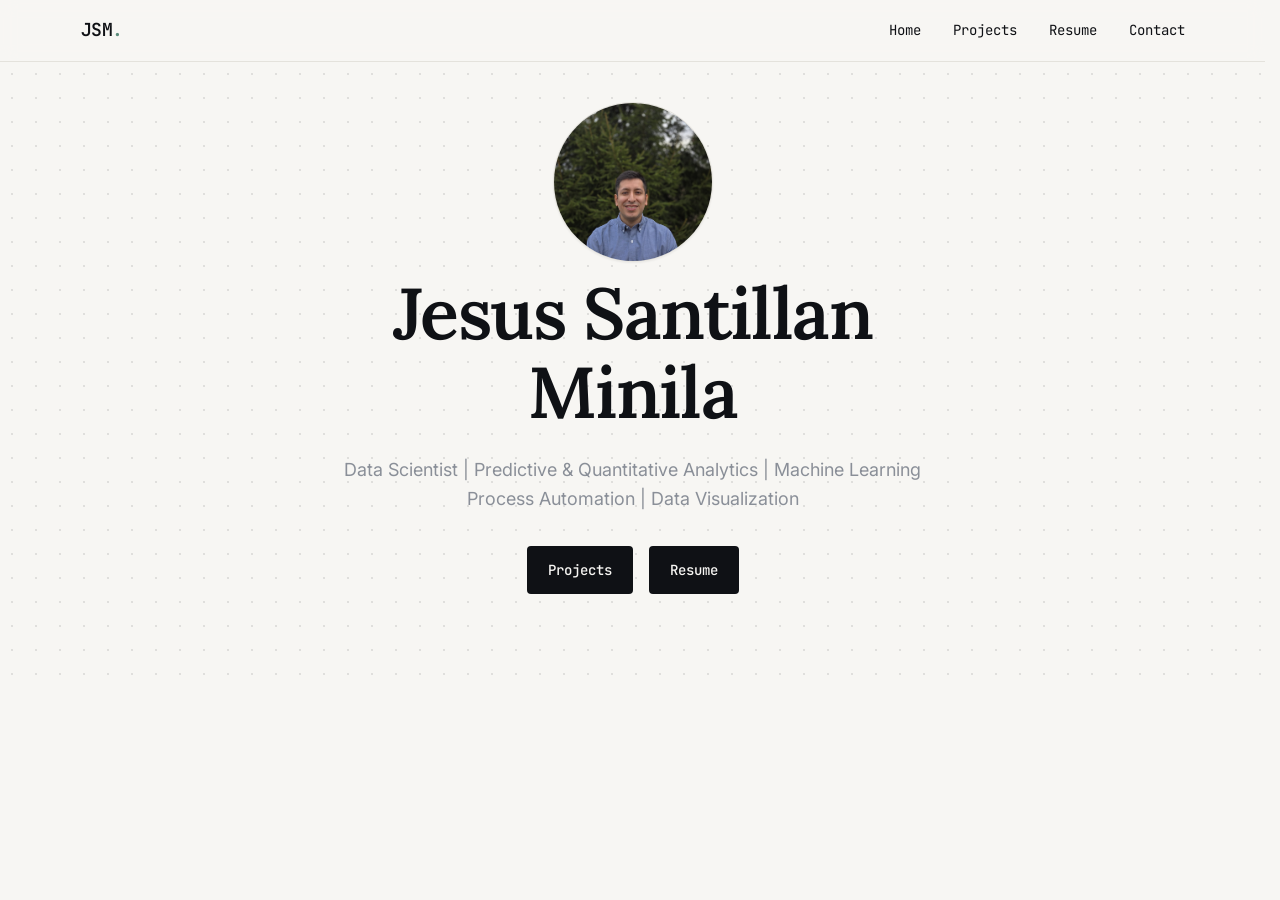
<file: index.html>
<!DOCTYPE html>
<html lang="en">
<head>
  <meta charset="UTF-8">
  <meta name="viewport" content="width=device-width, initial-scale=1.0">
  <title>Home | Jesus Santillan Minila</title>
  
  <link rel="stylesheet" href="style.css">
  <link rel="icon" href="data:image/svg+xml,<svg xmlns='http://www.w3.org/2000/svg' viewBox='0 0 100 100'><text y='.9em' font-size='90'>Σ</text></svg>">
</head>
<body>

  <header class="site-header">
    <div class="container">
      <nav class="nav">
        <a href="https://jesusasantillanminila.github.io/" class="nav-logo">JSM<span class="blink">.</span></a>
        
        <div class="nav-links">
          <a href="https://jesusasantillanminila.github.io/">Home</a>
          <a href="projects.html">Projects</a>
          <a href="resume.html">Resume</a>
          <a href="contact.html">Contact</a>
        </div>
        
        <button class="nav-toggle" aria-label="Toggle menu">Menu</button>
      </nav>
    </div>
  </header>

  <main>
    <section id="home" class="section bg-grid hero" style="padding-top: 2.5rem;">
      <div class="container container--prose text-center">
        
        <div>
          <img 
            src="assets/display_picture.jpg" 
            alt="Professional portrait of Jesus Santillan Minila" 
            style="border-radius: 50%; object-position: 50% 80%; border: var(--border-width) solid var(--color-border); width: 160px; height: 160px; object-fit: cover; margin: 0 auto; box-shadow: var(--shadow-sm);"
          />
        </div>

        <div class="stack stack--sm mt-2">
          
          <h1>Jesus Santillan Minila</h1>
          
          <p class="hero-sub text-center" style="margin-inline: auto;">
            Data Scientist | Predictive & Quantitative Analytics | Machine Learning <br> Process Automation | Data Visualization
          </p>
        </div>
        
        <div class="hero-actions" style="justify-content: center;">
          <a href="projects.html" class="btn btn-primary">Projects</a>
          <a href="resume.html" class="btn btn-primary">Resume</a>
        </div>

      </div>
    </section>
  </main>

<script>
    const navToggle = document.querySelector('.nav-toggle');
    const navLinks = document.querySelector('.nav-links');

    navToggle.addEventListener('click', () => {
      navLinks.classList.toggle('is-open');
      
      // Optional: Update the text so it says "Close" when open
      if (navLinks.classList.contains('is-open')) {
        navToggle.textContent = 'Close';
      } else {
        navToggle.textContent = 'Menu';
      }
    });
  </script>

</body>
</html>
</file>
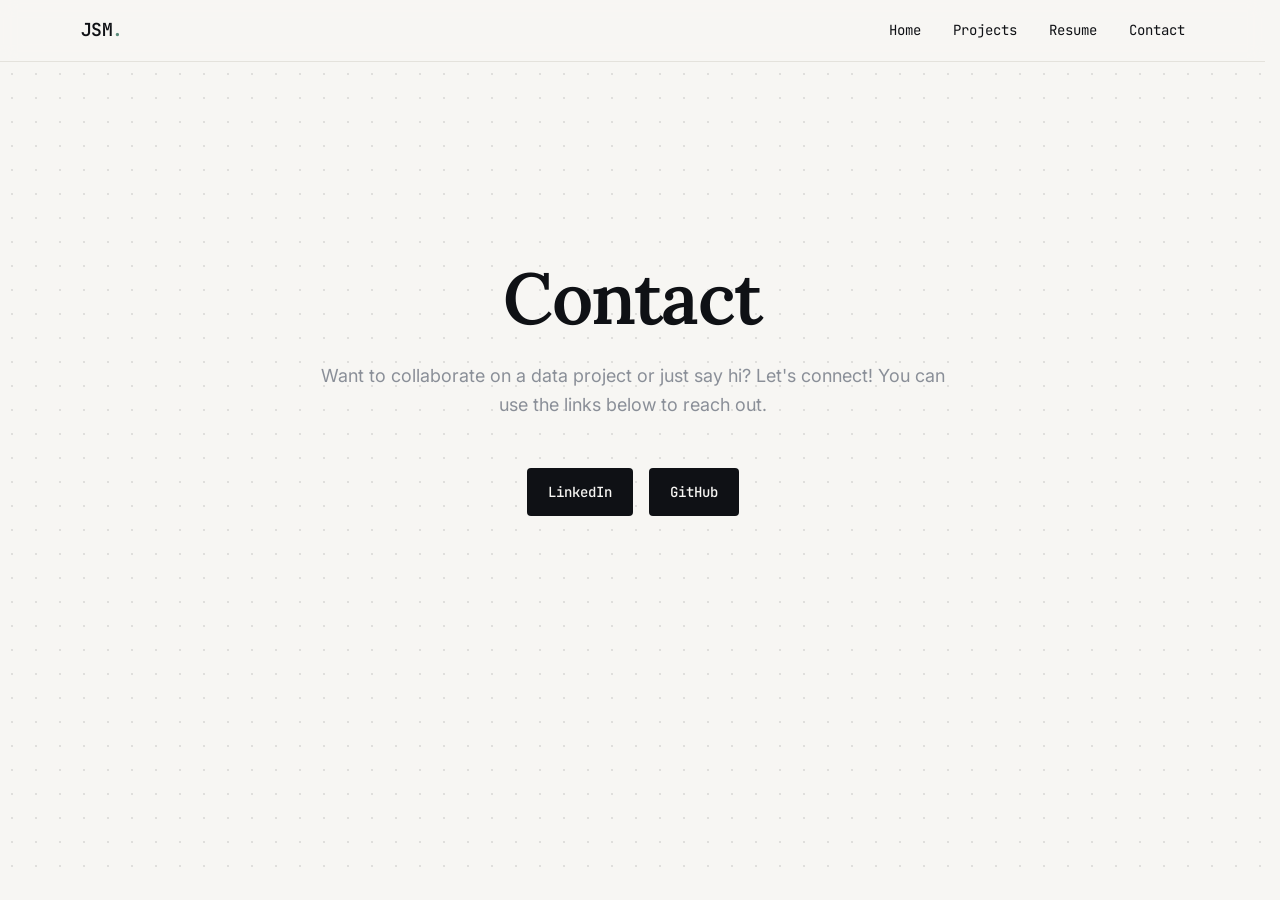
<file: contact.html>
<!DOCTYPE html>
<html lang="en">
<head>
  <meta charset="UTF-8">
  <meta name="viewport" content="width=device-width, initial-scale=1.0">
  <title>Contact | Jesus Santillan Minila</title>
  
  <link rel="stylesheet" href="style.css">
  <link rel="icon" href="data:image/svg+xml,<svg xmlns='http://www.w3.org/2000/svg' viewBox='0 0 100 100'><text y='.9em' font-size='90'>Σ</text></svg>">
</head>
<body>

  <header class="site-header">
    <div class="container">
      <nav class="nav">
        <a href="https://jesusasantillanminila.github.io/" class="nav-logo">JSM<span class="blink">.</span></a>
        
        <div class="nav-links">
          <a href="https://jesusasantillanminila.github.io/">Home</a>
          <a href="projects.html">Projects</a>
          <a href="resume.html">Resume</a>
          <a href="contact.html">Contact</a>
        </div>
        
        <button class="nav-toggle" aria-label="Toggle menu">Menu</button>
      </nav>
    </div>
  </header>

  <main>
    <section id="contact" class="section bg-grid hero" style="min-height: calc(100vh - 80px); display: flex; align-items: center; padding-top: 0; padding-bottom: 20vh;">
      <div class="container container--prose text-center">
        
        <div class="stack stack--sm">
          <div style="display: flex; justify-content: center;">
          </div>
          
          <h1>Contact</h1>
          
          <p class="hero-sub text-center" style="margin-inline: auto;">
            Want to collaborate on a data project or just say hi? Let's connect! You can use the links below to reach out.
          </p>
        </div>
        
        <div class="hero-actions" style="justify-content: center; margin-top: var(--space-7);">
          <a href="https://www.linkedin.com/in/jesussantillanminila/" target="_blank" rel="noopener noreferrer" class="btn btn-primary">
            LinkedIn
          </a>
          <a href="https://github.com/JesusASantillanMinila" target="_blank" rel="noopener noreferrer" class="btn btn-primary">
            GitHub
          </a>
        </div>

      </div>
    </section>
  </main>

<script>
    const navToggle = document.querySelector('.nav-toggle');
    const navLinks = document.querySelector('.nav-links');

    navToggle.addEventListener('click', () => {
      navLinks.classList.toggle('is-open');
      
      // Optional: Update the text so it says "Close" when open
      if (navLinks.classList.contains('is-open')) {
        navToggle.textContent = 'Close';
      } else {
        navToggle.textContent = 'Menu';
      }
    });
  </script>

</body>
</html>
</file>
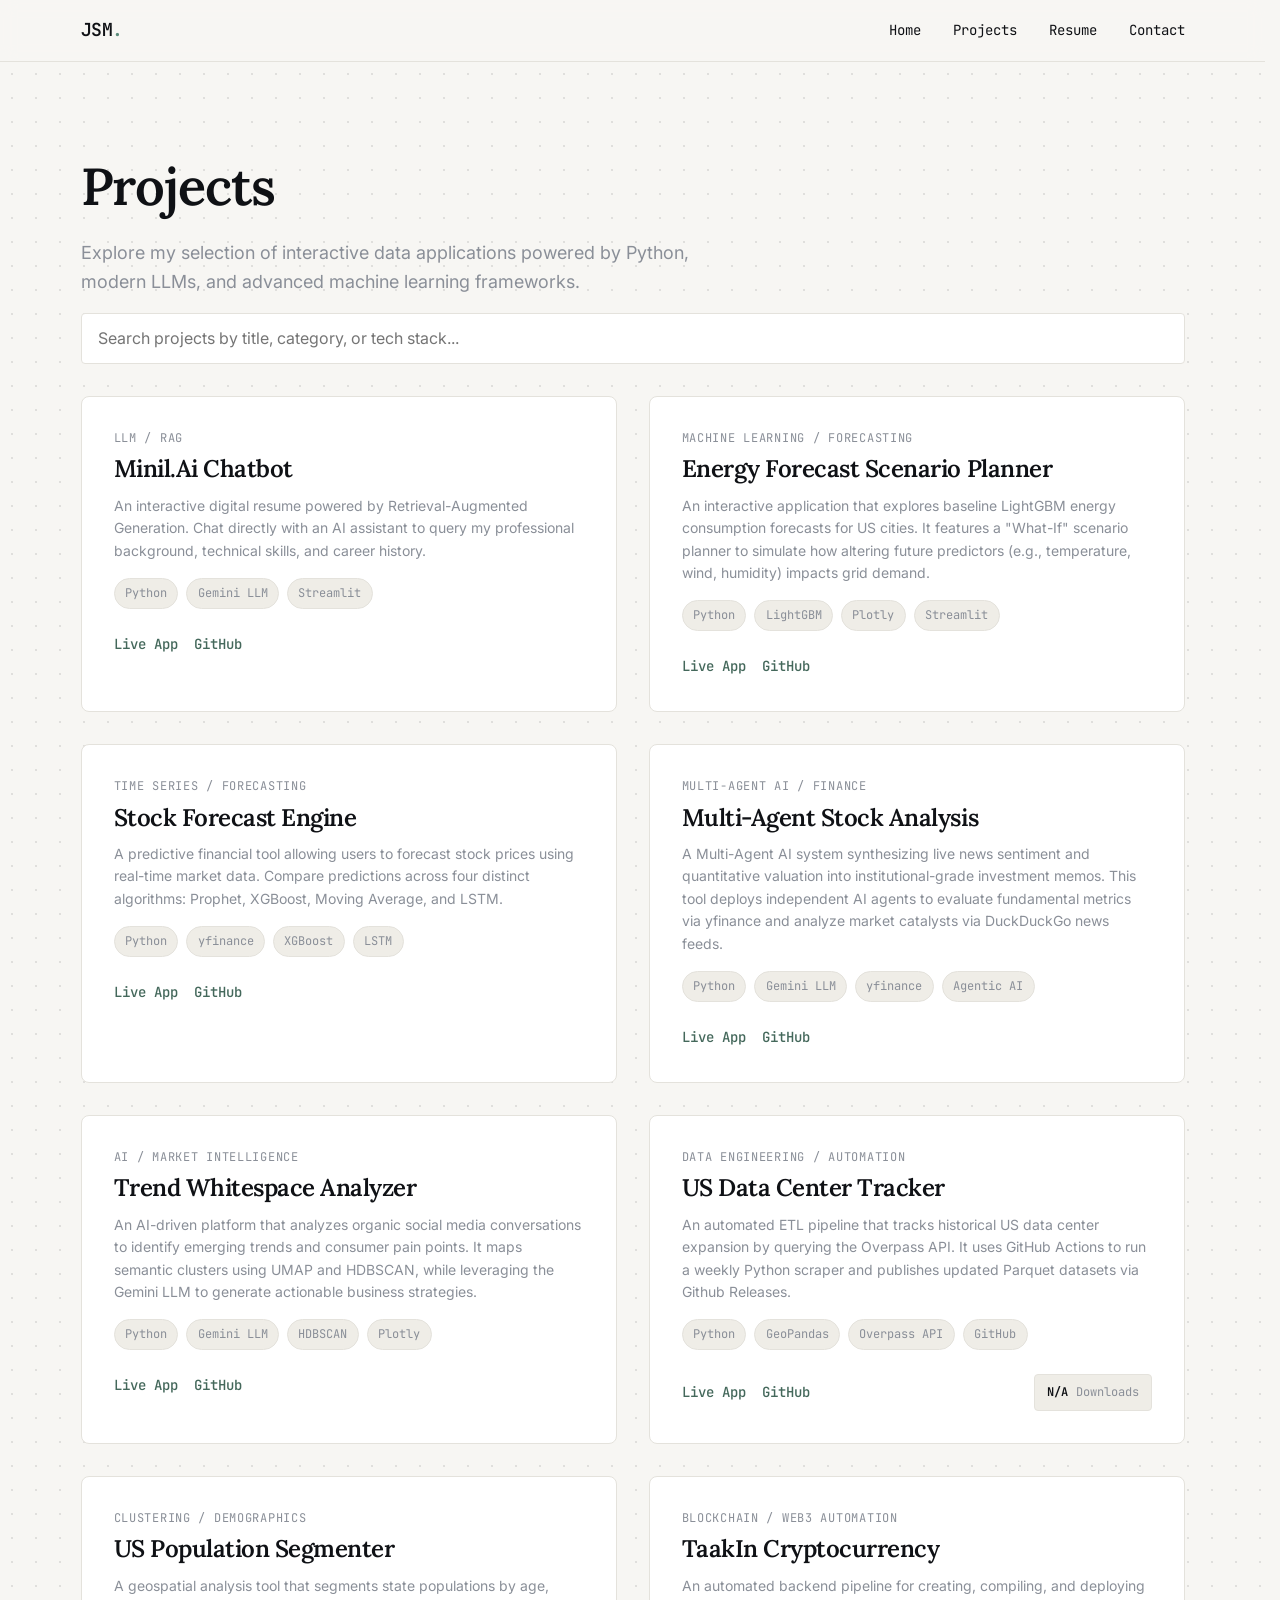
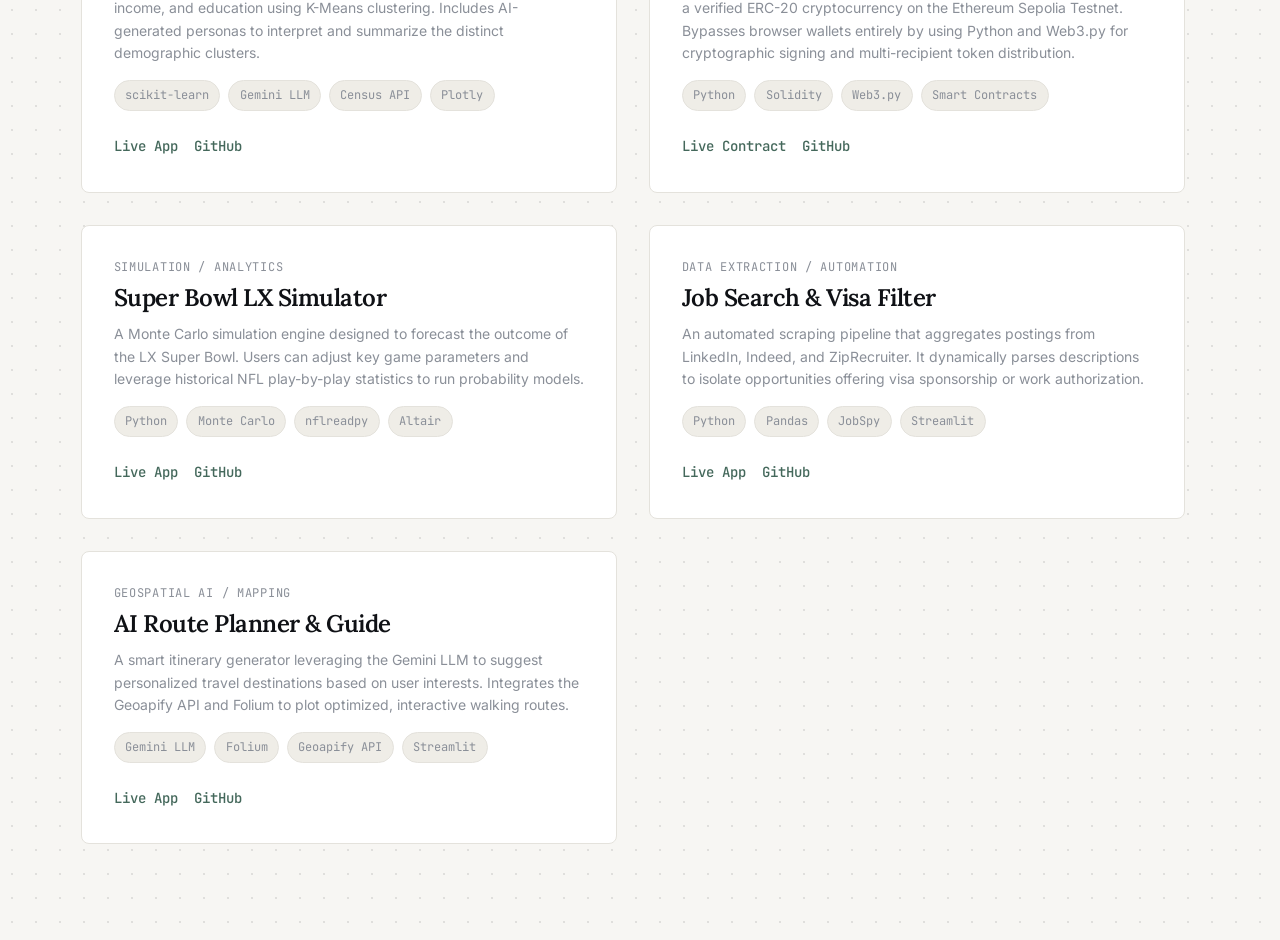
<file: projects.html>
<!DOCTYPE html>
<html lang="en">
<head>
  <meta charset="UTF-8">
  <meta name="viewport" content="width=device-width, initial-scale=1.0">
  <title>Projects | Jesus Santillan Minila</title>
  
  <link rel="stylesheet" href="style.css">
  <link rel="icon" href="data:image/svg+xml,<svg xmlns='http://www.w3.org/2000/svg' viewBox='0 0 100 100'><text y='.9em' font-size='90'>Σ</text></svg>">
</head>
<body>

  <header class="site-header">
    <div class="container">
      <nav class="nav">
        <a href="https://jesusasantillanminila.github.io/" class="nav-logo">JSM<span class="blink">.</span></a>
        
        <div class="nav-links">
          <a href="https://jesusasantillanminila.github.io/">Home</a>
          <a href="projects.html">Projects</a>
          <a href="resume.html">Resume</a>
          <a href="contact.html">Contact</a>
        </div>
        
        <button class="nav-toggle" aria-label="Toggle menu">Menu</button>
      </nav>
    </div>
  </header>

  <main>
    <section id="projects" class="section bg-grid" style="min-height: calc(100vh - 80px);">
      <div class="container">
        
        <div class="stack stack--sm" style="margin-bottom: var(--space-4);">
          <h2>Projects</h2>
          <p class="hero-sub text-muted">
            Explore my selection of interactive data applications powered by Python, modern LLMs, and advanced machine learning frameworks. 
          </p>
        </div>

        <div class="search-container">
          <input type="text" id="projectSearch" class="search-input" placeholder="Search projects by title, category, or tech stack...">
        </div>

        <div class="grid grid--2">
          
          <article class="card" data-search="llm large language model retrieval augmented generation rag minil.ai chatbot gemini resume python ai artificial intelligence">
            <div class="card-eyebrow">LLM / RAG</div>
            <h3>Minil.Ai Chatbot</h3>
            <p>
              An interactive digital resume powered by Retrieval-Augmented Generation. Chat directly with an AI assistant to query my professional background, technical skills, and career history.
            </p>
            <div class="tag-list">
              <span class="tag">Python</span>
              <span class="tag">Gemini LLM</span>
              <span class="tag">Streamlit</span>
            </div>
            <div class="card-footer">
              <div class="flex gap-4">
                <a href="https://chatbot-opepfv33as.streamlit.app/" target="_blank" rel="noopener noreferrer" class="card-link link-underline">Live App</a>
                <a href="https://github.com/JesusASantillanMinila/chatbot" target="_blank" rel="noopener noreferrer" class="card-link link-underline">GitHub</a>
              </div>
            </div>
          </article>

          <article class="card" data-search="energy consumption forecast scenario planner lightgbm python streamlit plotly what-if machine learning time series weather">
            <div class="card-eyebrow">Machine Learning / Forecasting</div>
            <h3>Energy Forecast Scenario Planner</h3>
            <p>
              An interactive application that explores baseline LightGBM energy consumption forecasts for US cities. It features a "What-If" scenario planner to simulate how altering future predictors (e.g., temperature, wind, humidity) impacts grid demand.
            </p>
            <div class="tag-list">
              <span class="tag">Python</span>
              <span class="tag">LightGBM</span>
              <span class="tag">Plotly</span>
              <span class="tag">Streamlit</span>
            </div>
            <div class="card-footer">
              <div class="flex gap-4">
                <a href="https://energy-forecast-scenario-planning-9cpdedfc9lectzfxgxt9bd.streamlit.app/" target="_blank" rel="noopener noreferrer" class="card-link link-underline">Live App</a>
                <a href="https://github.com/JesusASantillanMinila/energy-forecast-scenario-planning" target="_blank" rel="noopener noreferrer" class="card-link link-underline">GitHub</a>
              </div>
            </div>
          </article>  

          <article class="card" data-search="time series forecasting finance stock forecast engine python prophet xgboost lstm long short term memory">
            <div class="card-eyebrow">Time Series / Forecasting</div>
            <h3>Stock Forecast Engine</h3>
            <p>
              A predictive financial tool allowing users to forecast stock prices using real-time market data. Compare predictions across four distinct algorithms: Prophet, XGBoost, Moving Average, and LSTM.
            </p>
            <div class="tag-list">
              <span class="tag">Python</span>
              <span class="tag">yfinance</span>
              <span class="tag">XGBoost</span>
              <span class="tag">LSTM</span>
            </div>
            <div class="card-footer">
              <div class="flex gap-4">
                <a href="https://stock-forecast-app-n7818z9cwi.streamlit.app/" target="_blank" rel="noopener noreferrer" class="card-link link-underline">Live App</a>
                <a href="https://github.com/JesusASantillanMinila/stock-forecast-app" target="_blank" rel="noopener noreferrer" class="card-link link-underline">GitHub</a>
              </div>
            </div>
          </article>

          <article class="card" data-search="multi agent ai artificial intelligence finance stock analysis yfinance duckduckgo news sentiment valuation python">
            <div class="card-eyebrow">Multi-Agent AI / Finance</div>
            <h3>Multi-Agent Stock Analysis</h3>
            <p>
              A Multi-Agent AI system synthesizing live news sentiment and quantitative valuation into institutional-grade investment memos. This tool deploys independent AI agents to evaluate fundamental metrics via yfinance and analyze market catalysts via DuckDuckGo news feeds.
            </p>
            <div class="tag-list">
              <span class="tag">Python</span>
              <span class="tag">Gemini LLM</span>
              <span class="tag">yfinance</span>
              <span class="tag">Agentic AI</span>
            </div>
            <div class="card-footer">
              <div class="flex gap-4">
                <a href="https://stock-agent-hwjzm5bfyct9iwawk3llxt.streamlit.app/" target="_blank" rel="noopener noreferrer" class="card-link link-underline">Live App</a>
                <a href="https://github.com/JesusASantillanMinila/stock-agent" target="_blank" rel="noopener noreferrer" class="card-link link-underline">GitHub</a>
              </div>
            </div>
          </article>        
                    
          <article class="card" data-search="llm large language model python gemini marketing trend whitespace analyzer social media clustering umap hdbscan plotly python ai artificial intelligence">
            <div class="card-eyebrow">AI / Market Intelligence</div>
            <h3>Trend Whitespace Analyzer</h3>
            <p>
              An AI-driven platform that analyzes organic social media conversations to identify emerging trends and consumer pain points. It maps semantic clusters using UMAP and HDBSCAN, while leveraging the Gemini LLM to generate actionable business strategies.
            </p>
            <div class="tag-list">
              <span class="tag">Python</span>
              <span class="tag">Gemini LLM</span>
              <span class="tag">HDBSCAN</span>
              <span class="tag">Plotly</span>
            </div>
            <div class="card-footer">
              <div class="flex gap-4">
                <a href="https://social-media-trend-detector-cdcd2epujw8mhqzwdqvugm.streamlit.app/" target="_blank" rel="noopener noreferrer" class="card-link link-underline">Live App</a>
                <a href="https://github.com/JesusASantillanMinila/social-media-trend-detector" target="_blank" rel="noopener noreferrer" class="card-link link-underline">GitHub</a>
              </div>
            </div>
          </article> 

          <article class="card" data-search="data engineering geospatial automation python geopandas overpass api github etl parquet time series">
            <div class="card-eyebrow">Data Engineering / Automation</div>
            <h3>US Data Center Tracker</h3>
            <p>
              An automated ETL pipeline that tracks historical US data center expansion by querying the Overpass API. It uses GitHub Actions to run a weekly Python scraper and publishes updated Parquet datasets via Github Releases.
            </p>
            <div class="tag-list">
              <span class="tag">Python</span>
              <span class="tag">GeoPandas</span>
              <span class="tag">Overpass API</span>
              <span class="tag">GitHub</span>
            </div>
            
            <div class="card-footer">
              <!-- Links on the left -->
              <div class="flex gap-4 items-center">
                <a href="https://data-centers-time-series-u3z562udkvwwbsaasoidhp.streamlit.app/" target="_blank" rel="noopener noreferrer" class="card-link link-underline">Live App</a>
                <a href="https://github.com/JesusASantillanMinila/data_centers_time_series" target="_blank" rel="noopener noreferrer" class="card-link link-underline">GitHub</a>
              </div>

              <div class="download-badge">
                <strong id="parquet-download-count">Loading...</strong>
                <span>Downloads</span>
              </div>
            </div>
          </article>     

          <article class="card" data-search="clustering demographics population segmenter kmeans large language model ai personas python artificial intelligence">
            <div class="card-eyebrow">Clustering / Demographics</div>
            <h3>US Population Segmenter</h3>
            <p>
              A geospatial analysis tool that segments state populations by age, income, and education using K-Means clustering. Includes AI-generated personas to interpret and summarize the distinct demographic clusters.
            </p>
            <div class="tag-list">
              <span class="tag">scikit-learn</span>
              <span class="tag">Gemini LLM</span>
              <span class="tag">Census API</span>
              <span class="tag">Plotly</span>
            </div>
            <div class="card-footer">
              <div class="flex gap-4">
                <a href="https://population-clusters-personas-1jnth7ueccb.streamlit.app/" target="_blank" rel="noopener noreferrer" class="card-link link-underline">Live App</a>
                <a href="https://github.com/JesusASantillanMinila/population-clusters-personas" target="_blank" rel="noopener noreferrer" class="card-link link-underline">GitHub</a>
              </div>
            </div>
          </article>          

          <article class="card" data-search="blockchain web3 cryptocurrency erc20 ethereum sepolia testnet python smart contracts web3.py">
            <div class="card-eyebrow">Blockchain / Web3 Automation</div>
            <h3>TaakIn Cryptocurrency</h3>
            <p>
              An automated backend pipeline for creating, compiling, and deploying a verified ERC-20 cryptocurrency on the Ethereum Sepolia Testnet. Bypasses browser wallets entirely by using Python and Web3.py for cryptographic signing and multi-recipient token distribution.
            </p>
            <div class="tag-list">
              <span class="tag">Python</span>
              <span class="tag">Solidity</span>
              <span class="tag">Web3.py</span>
              <span class="tag">Smart Contracts</span>
            </div>
            <div class="card-footer">
              <div class="flex gap-4">
                <a href="https://sepolia.etherscan.io/address/0xF95ad227f9BF8b855E1Ede45170B8e2fe186De52#code" target="_blank" rel="noopener noreferrer" class="card-link link-underline">Live Contract</a>
                <a href="https://github.com/JesusASantillanMinila/taakin-crypto-coin" target="_blank" rel="noopener noreferrer" class="card-link link-underline">GitHub</a>
              </div>
            </div>
          </article>

          <article class="card" data-search="simulation super bowl monte carlo nfl python">
            <div class="card-eyebrow">Simulation / Analytics</div>
            <h3>Super Bowl LX Simulator</h3>
            <p>
              A Monte Carlo simulation engine designed to forecast the outcome of the LX Super Bowl. Users can adjust key game parameters and leverage historical NFL play-by-play statistics to run probability models.
            </p>
            <div class="tag-list">
              <span class="tag">Python</span>
              <span class="tag">Monte Carlo</span>
              <span class="tag">nflreadpy</span>
              <span class="tag">Altair</span>
            </div>
            <div class="card-footer">
              <div class="flex gap-4">
                <a href="https://superbowl-lx-simulator-jzrcb8vhxh4gapijokakkr.streamlit.app/" target="_blank" rel="noopener noreferrer" class="card-link link-underline">Live App</a>
                <a href="https://github.com/JesusASantillanMinila/superbowl-lx-simulator" target="_blank" rel="noopener noreferrer" class="card-link link-underline">GitHub</a>
              </div>
            </div>
          </article>

          <article class="card" data-search="extraction automation python parser">
            <div class="card-eyebrow">Data Extraction / Automation</div>
            <h3>Job Search & Visa Filter</h3>
            <p>
              An automated scraping pipeline that aggregates postings from LinkedIn, Indeed, and ZipRecruiter. It dynamically parses descriptions to isolate opportunities offering visa sponsorship or work authorization.
            </p>
            <div class="tag-list">
              <span class="tag">Python</span>
              <span class="tag">Pandas</span>
              <span class="tag">JobSpy</span>
              <span class="tag">Streamlit</span>
            </div>
            <div class="card-footer">
              <div class="flex gap-4">
                <a href="https://visa-jobs-searcher-app-m4ggfwipon.streamlit.app/" target="_blank" rel="noopener noreferrer" class="card-link link-underline">Live App</a>
                <a href="https://github.com/JesusASantillanMinila/visa-jobs-searcher" target="_blank" rel="noopener noreferrer" class="card-link link-underline">GitHub</a>
              </div>
            </div>
          </article>

          <article class="card" data-search="geospatial ai mapping itinerary route planner geoapify artificial intelligence travel guide python">
            <div class="card-eyebrow">Geospatial AI / Mapping</div>
            <h3>AI Route Planner & Guide</h3>
            <p>
              A smart itinerary generator leveraging the Gemini LLM to suggest personalized travel destinations based on user interests. Integrates the Geoapify API and Folium to plot optimized, interactive walking routes.
            </p>
            <div class="tag-list">
              <span class="tag">Gemini LLM</span>
              <span class="tag">Folium</span>
              <span class="tag">Geoapify API</span>
              <span class="tag">Streamlit</span>
            </div>
            <div class="card-footer">
              <div class="flex gap-4">
                <a href="https://travel-planner-21mz9tf7vyg.streamlit.app/" target="_blank" rel="noopener noreferrer" class="card-link link-underline">Live App</a>
                <a href="https://github.com/JesusASantillanMinila/travel-planner" target="_blank" rel="noopener noreferrer" class="card-link link-underline">GitHub</a>
              </div>
            </div>
          </article>

        </div>
      </div>
    </section>
  </main>

<script>
    const navToggle = document.querySelector('.nav-toggle');
    const navLinks = document.querySelector('.nav-links');

    navToggle.addEventListener('click', () => {
      navLinks.classList.toggle('is-open');
      
      // Optional: Update the text so it says "Close" when open
      if (navLinks.classList.contains('is-open')) {
        navToggle.textContent = 'Close';
      } else {
        navToggle.textContent = 'Menu';
      }
    });
</script>

<script>
  // Select the search input and all project cards
  const searchInput = document.getElementById('projectSearch');
  const projectCards = document.querySelectorAll('.card');

  searchInput.addEventListener('input', (e) => {
    // Get the search value and convert it to lowercase
    const query = e.target.value.toLowerCase().trim();
    
    // Split the user's search query into individual words
    const searchTerms = query.split(/\s+/).filter(term => term.length > 0);

    // Loop over each card
    projectCards.forEach(card => {
      // Retrieve the hidden tags and split them into an array of individual words
      const hiddenTags = (card.dataset.search || "").toLowerCase();
      const tagsArray = hiddenTags.split(/\s+/);
      
      // Check if EVERY word the user typed matches the BEGINNING of at least one tag in the card
      const isMatch = searchTerms.every(term => {
        return tagsArray.some(tag => tag.startsWith(term));
      });

      // If there's a match (or the search bar is empty), show the card. Otherwise, hide it.
      if (isMatch || searchTerms.length === 0) {
        card.classList.remove('is-hidden');
      } else {
        card.classList.add('is-hidden');
      }
    });
  });
</script>
  
<script>
  async function fetchDataCenterDownloads() {
      // Pre-filled with your repository details
      const githubUser = 'JesusASantillanMinila'; 
      const githubRepo = 'data_centers_time_series'; 
      
      // CHANGE THIS to your exact parquet filename
      const targetFile = 'data_centers.parquet'; 

      const url = `https://api.github.com/repos/${githubUser}/${githubRepo}/releases/latest`;
      const displayElement = document.getElementById('parquet-download-count');

      try {
          const response = await fetch(url);
          
          if (!response.ok) {
              throw new Error(`API status: ${response.status}`);
          }
          
          const releaseData = await response.json();
          const asset = releaseData.assets.find(a => a.name === targetFile);
          
          if (asset) {
              displayElement.innerText = asset.download_count.toLocaleString();
          } else {
              displayElement.innerText = "N/A";
          }
          
      } catch (error) {
          console.error("Failed to fetch download count:", error);
          displayElement.innerText = "N/A";
      }
  }

  // Fetch the count when the page loads
  document.addEventListener('DOMContentLoaded', fetchDataCenterDownloads);
</script>

</body>
</html>
</file>
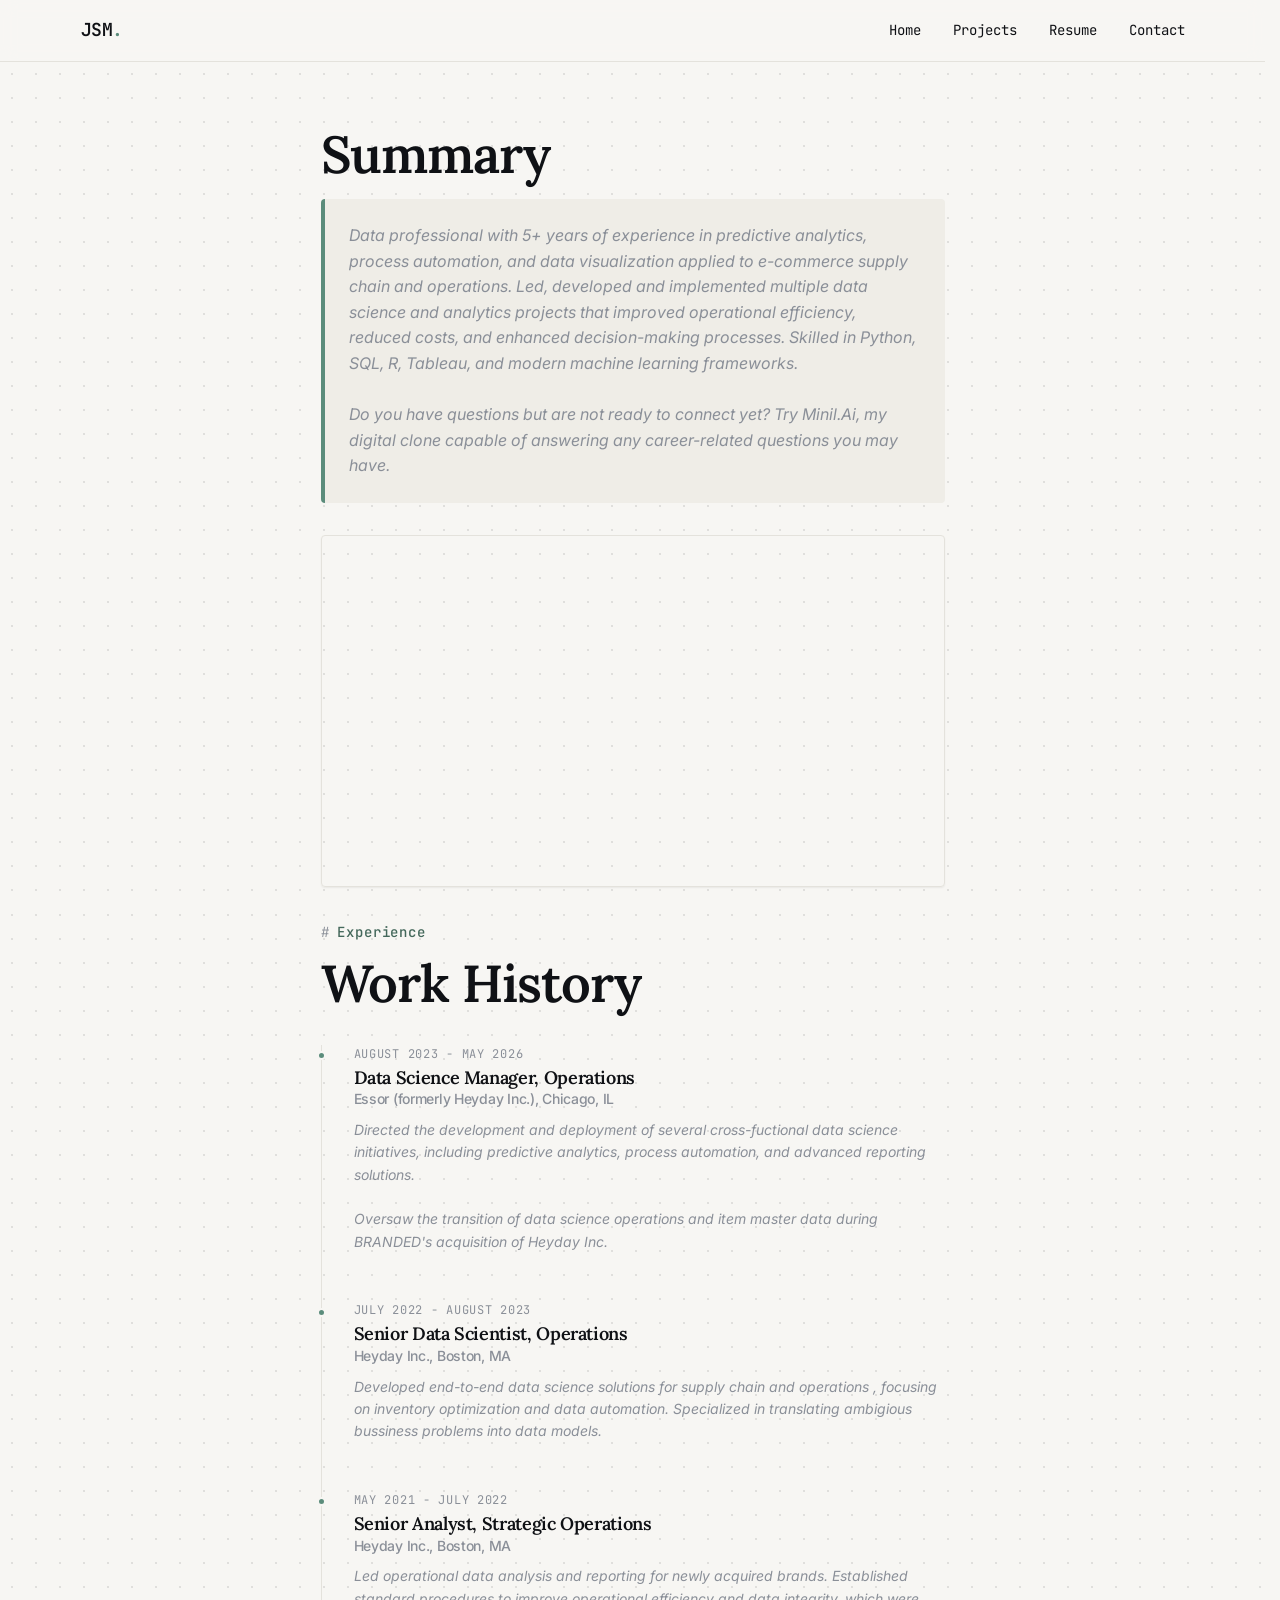
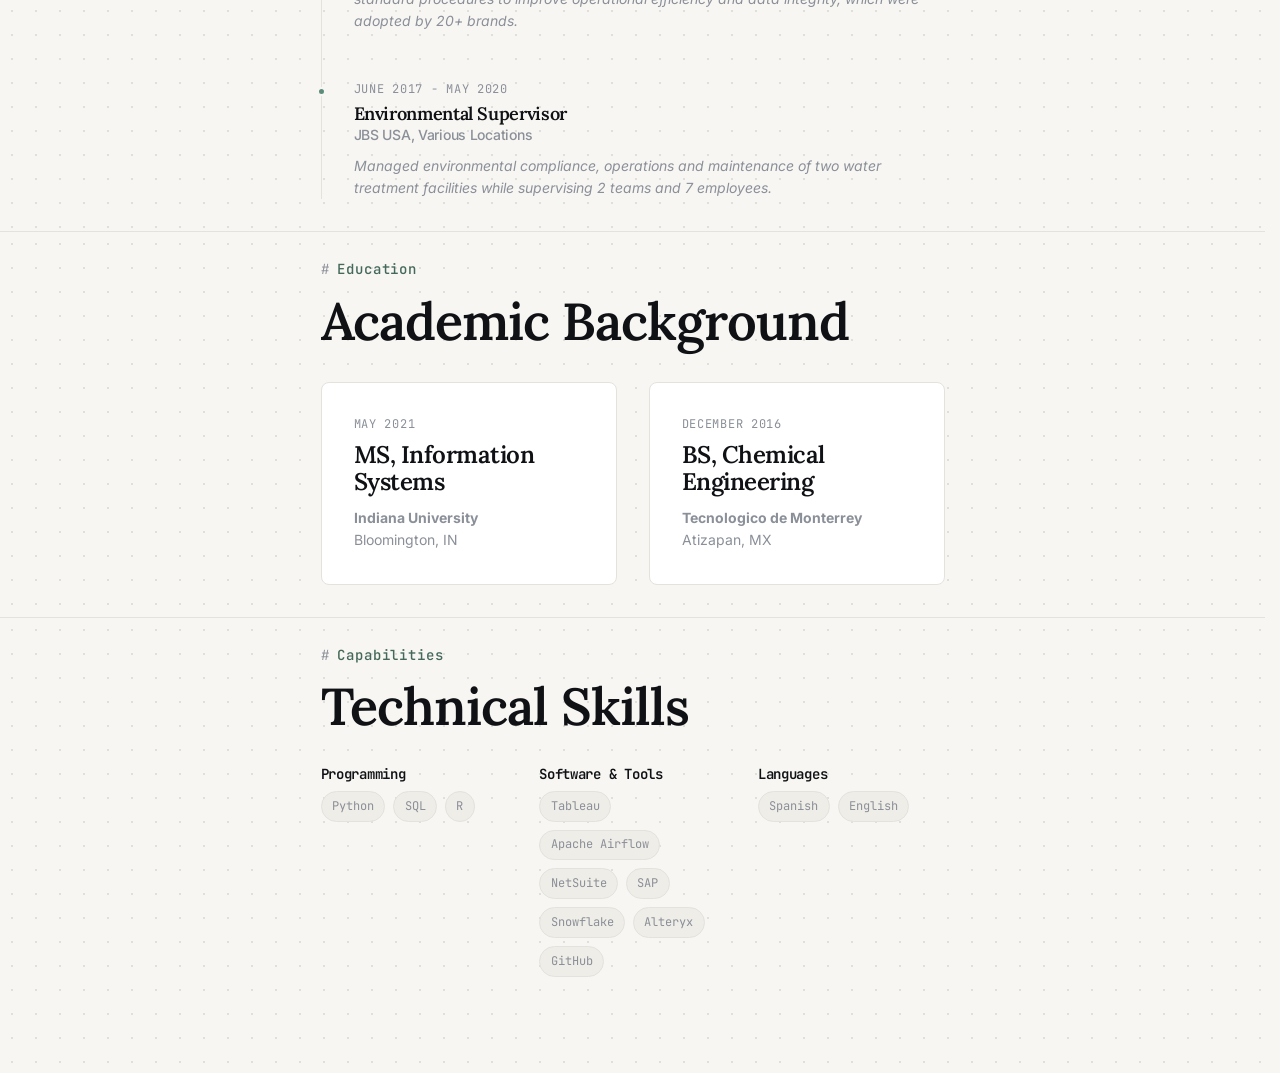
<file: resume.html>
<!DOCTYPE html>
<html lang="en">
<head>
  <meta charset="UTF-8">
  <meta name="viewport" content="width=device-width, initial-scale=1.0">
  <title>Resume | Jesus Santillan Minila</title>
  
  <link rel="stylesheet" href="style.css">
  <link rel="icon" href="data:image/svg+xml,<svg xmlns='http://www.w3.org/2000/svg' viewBox='0 0 100 100'><text y='.9em' font-size='90'>Σ</text></svg>">
</head>
<body>

  <header class="site-header">
    <div class="container">
      <nav class="nav">
        <a href="https://jesusasantillanminila.github.io/" class="nav-logo">JSM<span class="blink">.</span></a>
        
        <div class="nav-links">
          <a href="https://jesusasantillanminila.github.io/">Home</a>
          <a href="projects.html">Projects</a>
          <a href="resume.html">Resume</a>
          <a href="contact.html">Contact</a>
        </div>
        
        <button class="nav-toggle" aria-label="Toggle menu">Menu</button>
      </nav>
    </div>
  </header>

  <main>
    <section class="section bg-grid" style="padding-top: 4rem; padding-bottom: 1rem;">
      <div class="container container--prose">
        <h2>Summary</h2>
        
        <div class="mt-4 p-4 text-left" style="background-color: var(--color-paper-dim); border-left: 4px solid var(--color-sage); border-radius: var(--radius-sm); padding: 1.5rem; margin-inline: auto;">
          <p style="font-style: italic; color: var(--color-text-muted); margin: 0;">
            <!-- [Placeholder: Enter a brief professional summary here. For example: "A driven Data Scientist and Operations Manager with 7+ years of experience optimizing supply chain workflows, building predictive algorithms, and automating data pipelines to drive million-dollar cost savings and strategic growth."] -->
          Data professional with 5+ years of experience in predictive analytics, process automation, and data visualization applied to e-commerce supply chain and operations.
          Led, developed and implemented multiple data science and analytics projects that improved operational efficiency, reduced costs, and enhanced decision-making processes. Skilled in Python, SQL, R, Tableau, and modern machine learning frameworks.

          <br><br> Do you have questions but are not ready to connect yet? Try Minil.Ai, my digital clone capable of answering any career-related questions you may have. 
          </p>
        </div>

        <div class="mt-6" style="width: 100%; border: var(--border-width) solid var(--color-border); border-radius: var(--radius-sm); overflow: hidden; box-shadow: var(--shadow-sm);">
          <iframe
            src="https://chatbot-opepfv33as.streamlit.app/?embed=true"
            style="width: 100%; height: 350px; border: none; display: block;"
            title="Career bot"
          >
          </iframe>
        </div>

      </div>
    </section>

    <section class="section bg-grid" style="padding-top: 1rem; padding-bottom: 1rem;">
      <div class="container container--prose">
        <span class="eyebrow">Experience</span>
        <h2>Work History</h2>
        
        <div class="timeline mt-6">
          
          <div class="timeline-item">
            <div class="timeline-date">August 2023 - May 2026</div>
            <h3>Data Science Manager, Operations</h3>
            <h4>Essor (formerly Heyday Inc.), Chicago, IL</h4>
            <p class="text-muted mt-2" style="font-style: italic; font-size: var(--fs-sm);"
            >
          Directed the development and deployment of several cross-fuctional data science initiatives, including predictive analytics, process automation, and advanced reporting solutions.
          <br><br>Oversaw the transition of data science operations and item master data during BRANDED's acquisition of Heyday Inc.  
          </p>
          </div>

          <div class="timeline-item">
            <div class="timeline-date">July 2022 - August 2023</div>
            <h3>Senior Data Scientist, Operations</h3>
            <h4>Heyday Inc., Boston, MA</h4>
            <p class="text-muted mt-2" style="font-style: italic; font-size: var(--fs-sm);"
            >Developed end-to-end data science solutions for supply chain and operations
              , focusing on inventory optimization and data automation. 
              Specialized in translating ambigious bussiness problems into data models.
            </p>
           </div>

          <div class="timeline-item">
            <div class="timeline-date">May 2021 - July 2022</div>
            <h3>Senior Analyst, Strategic Operations</h3>
            <h4>Heyday Inc., Boston, MA</h4>
            <p class="text-muted mt-2" style="font-style: italic; font-size: var(--fs-sm);">
              Led operational data analysis and reporting for newly acquired brands. 
              Established standard procedures to improve operational efficiency and data integrity, which were adopted by 20+ brands.
            </p>
            
          </div>

          <div class="timeline-item">
            <div class="timeline-date">June 2017 - May 2020</div>
            <h3>Environmental Supervisor</h3>
            <h4>JBS USA, Various Locations</h4>
            <p class="text-muted mt-2" style="font-style: italic; font-size: var(--fs-sm);">
              Managed environmental compliance, operations and maintenance of two water treatment facilities 
              while supervising 2 teams and 7 employees. </p>
            <ul style="list-style-type: disc; margin-left: 1.5rem; color: var(--color-text-muted);" class="stack stack--sm mt-4">
              <!-- <li>Improved chemical inventory reorder points and restructured team's responsibilities, which resulted in a 300% increase in efficiency in organic solids removal.</li> -->
            </ul>
          </div>

        </div>
      </div>
    </section>

    <section class="section bg-grid" style="border-top: var(--border-width) solid var(--color-border); padding-top: 1.5rem; padding-bottom: 2rem;">
      <div class="container container--prose" style="padding-top: 0.0rem; padding-bottom: 0rem;">
        <span class="eyebrow">Education</span>
        <h2>Academic Background</h2>
        
        <div class="grid grid--2 mt-6">
          <div class="card">
            <span class="card-eyebrow">May 2021</span>
            <h3>MS, Information Systems</h3>
            <p><strong>Indiana University</strong><br>Bloomington, IN</p>

          </div>
          
          <div class="card">
            <span class="card-eyebrow">December 2016</span>
            <h3>BS, Chemical Engineering</h3>
            <p><strong>Tecnologico de Monterrey</strong><br> Atizapan, MX</p>
          </div>
        </div>
      </div>
    </section>

    <section class="section bg-grid" style="border-top: var(--border-width) solid var(--color-border); padding-top: 1.5rem;">
      <div class="container container--prose">
        <span class="eyebrow">Capabilities</span>
        <h2>Technical Skills</h2>
        
        <div class="grid grid--3 mt-6">
          <div>
            <h4 class="mono text-sm" style="font-size: var(--fs-sm);">Programming</h4>
            <div class="tag-list mt-2">
              <span class="tag">Python</span>
              <span class="tag">SQL</span>
              <span class="tag">R</span>
            </div>
          </div>
          <div>
            <h4 class="mono text-sm" style="font-size: var(--fs-sm);">Software & Tools</h4>
            <div class="tag-list mt-2">
              <span class="tag">Tableau</span>
              <span class="tag">Apache Airflow</span>
              <span class="tag">NetSuite</span>
              <span class="tag">SAP</span>
              <span class="tag">Snowflake</span>
              <span class="tag">Alteryx</span>
              <span class="tag">GitHub</span>
            </div>
          </div>
          <div>
            <h4 class="mono text-sm" style="font-size: var(--fs-sm);">Languages</h4>
            <div class="tag-list mt-2">
              <span class="tag">Spanish</span>
              <span class="tag">English</span>
            </div>
          </div>
        </div>
      </div>
    </section>
  </main>

<script>
    const navToggle = document.querySelector('.nav-toggle');
    const navLinks = document.querySelector('.nav-links');

    navToggle.addEventListener('click', () => {
      navLinks.classList.toggle('is-open');
      
      // Optional: Update the text so it says "Close" when open
      if (navLinks.classList.contains('is-open')) {
        navToggle.textContent = 'Close';
      } else {
        navToggle.textContent = 'Menu';
      }
    });
  </script>
</body>
</html>
</file>
<file: style.css>
/* ==========================================================================
   PORTFOLIO STYLESHEET — Data Scientist Edition
   ==========================================================================
   Design language: a page that reads like an annotated notebook —
   dot-grid texture, mono "# comment" section labels, tabular-figure
   stat blocks. Built to be extended; everything is driven by the
   custom properties below.
   ========================================================================== */

/* --------------------------------------------------------------------------
   1. FONTS
   -------------------------------------------------------------------------- */
@import url('https://fonts.googleapis.com/css2?family=Lora:wght@400;500;600;700&family=Inter:wght@400;500;600;700&family=JetBrains+Mono:wght@400;500;600;700&display=swap');

/* --------------------------------------------------------------------------
   2. DESIGN TOKENS
   -------------------------------------------------------------------------- */
:root {
  /* Color palette */
  --color-ink: #0F1115;          /* primary text / dark backgrounds */
  --color-ink-soft: #1B1E24;     /* secondary dark surface */
  --color-paper: #F7F6F3;        /* primary light background */
  --color-paper-dim: #EFEDE7;    /* secondary light surface */
  --color-sage: #5B8C7B;         /* primary accent — terminal green, muted */
  --color-sage-dim: #44685B;     /* sage, darker, for text-on-light use */
  --color-rust: #C9683B;         /* secondary accent — used sparingly */
  --color-muted: #8A8F98;        /* secondary / caption text */
  --color-border: #E4E2DC;       /* hairlines on light surfaces */
  --color-border-dark: #2B2F37;  /* hairlines on dark surfaces */
  --color-white: #FFFFFF;

  /* Semantic color aliases */
  --color-bg: var(--color-paper);
  --color-bg-alt: var(--color-paper-dim);
  --color-bg-inverse: var(--color-ink);
  --color-text: var(--color-ink);
  --color-text-inverse: var(--color-paper);
  --color-text-muted: var(--color-muted);
  --color-accent: var(--color-sage);
  --color-accent-strong: var(--color-sage-dim);
  --color-highlight: var(--color-rust);
  --color-link: var(--color-sage-dim);
  --color-link-hover: var(--color-rust);

  /* Typography */
  --font-display: 'Lora', Georgia, 'Times New Roman', serif;
  --font-body: 'Inter', -apple-system, BlinkMacSystemFont, 'Segoe UI', sans-serif;
  --font-mono: 'JetBrains Mono', 'SFMono-Regular', Consolas, 'Liberation Mono', monospace;

  /* Type scale (fluid, clamps between mobile/desktop) */
  --fs-xs: 0.75rem;
  --fs-sm: 0.875rem;
  --fs-base: 1rem;
  --fs-md: 1.125rem;
  --fs-lg: clamp(1.25rem, 1.1rem + 0.6vw, 1.5rem);
  --fs-xl: clamp(1.75rem, 1.4rem + 1.5vw, 2.25rem);
  --fs-2xl: clamp(2.25rem, 1.7rem + 2.5vw, 3.25rem);
  --fs-3xl: clamp(2.75rem, 2rem + 4vw, 4.5rem);

  --lh-tight: 1.1;
  --lh-snug: 1.3;
  --lh-normal: 1.6;
  --lh-relaxed: 1.8;

  --ls-tight: -0.02em;
  --ls-normal: 0;
  --ls-wide: 0.06em;
  --ls-wider: 0.12em;

  /* Spacing scale */
  --space-1: 0.25rem;
  --space-2: 0.5rem;
  --space-3: 0.75rem;
  --space-4: 1rem;
  --space-5: 1.5rem;
  --space-6: 2rem;
  --space-7: 3rem;
  --space-8: 4rem;
  --space-9: 6rem;
  --space-10: 8rem;

  /* Layout */
  --measure-prose: 42rem;       /* ~680px reading column */
  --measure-wide: 72rem;        /* wide section container */
  --radius-sm: 4px;
  --radius-md: 8px;
  --radius-pill: 999px;
  --border-width: 1px;

  /* Motion */
  --ease-out: cubic-bezier(0.16, 1, 0.3, 1);
  --duration-fast: 150ms;
  --duration-base: 250ms;
  --duration-slow: 450ms;

  /* Shadow */
  --shadow-sm: 0 1px 2px rgba(15, 17, 21, 0.06);
  --shadow-md: 0 4px 16px rgba(15, 17, 21, 0.08);
  --shadow-lg: 0 12px 40px rgba(15, 17, 21, 0.12);

  /* Dot-grid texture (graph-paper signature motif) */
  --dot-grid: radial-gradient(circle, rgba(15, 17, 21, 0.10) 1px, transparent 1px);
  --dot-grid-size: 24px;
  --dot-grid-inverse: radial-gradient(circle, rgba(247, 246, 243, 0.14) 1px, transparent 1px);
}

/* --------------------------------------------------------------------------
   3. RESET
   -------------------------------------------------------------------------- */
*, *::before, *::after {
  box-sizing: border-box;
}

* {
  margin: 0;
}

html {
  -webkit-text-size-adjust: 100%;
  scroll-behavior: smooth;
  scrollbar-gutter: stable;
}

@media (prefers-reduced-motion: reduce) {
  html {
    scroll-behavior: auto;
  }
  *, *::before, *::after {
    animation-duration: 0.01ms !important;
    animation-iteration-count: 1 !important;
    transition-duration: 0.01ms !important;
    scroll-behavior: auto !important;
  }
}

body {
  min-height: 100vh;
  font-family: var(--font-body);
  font-size: var(--fs-base);
  line-height: var(--lh-normal);
  color: var(--color-text);
  background-color: var(--color-bg);
  -webkit-font-smoothing: antialiased;
}

img, picture, svg, video {
  display: block;
  max-width: 100%;
}

input, button, textarea, select {
  font: inherit;
  color: inherit;
}

button {
  cursor: pointer;
  background: none;
  border: none;
}

a {
  color: var(--color-link);
  text-decoration: none;
}

ul, ol {
  list-style: none;
}

table {
  border-collapse: collapse;
  width: 100%;
}

/* --------------------------------------------------------------------------
   4. TYPOGRAPHY
   -------------------------------------------------------------------------- */
h1, h2, h3, h4, h5, h6 {
  font-family: var(--font-display);
  font-weight: 600;
  line-height: var(--lh-tight);
  letter-spacing: var(--ls-tight);
  color: var(--color-text);
  text-wrap: balance;
}

h1 { font-size: var(--fs-3xl); }
h2 { font-size: var(--fs-2xl); }
h3 { font-size: var(--fs-xl); }
h4 { font-size: var(--fs-lg); font-family: var(--font-body); font-weight: 600; }
h5, h6 { font-size: var(--fs-md); font-family: var(--font-body); font-weight: 600; }

p {
  max-width: var(--measure-prose);
  color: var(--color-text);
}

p + p {
  margin-top: var(--space-4);
}

.text-muted { color: var(--color-text-muted); }
.text-accent { color: var(--color-accent-strong); }

/* Mono utility text — labels, captions, stats, nav */
.mono,
.eyebrow,
.stat-label,
.tag,
code, pre, kbd, samp {
  font-family: var(--font-mono);
}

code, kbd, samp {
  font-size: 0.9em;
  background: var(--color-bg-alt);
  border: var(--border-width) solid var(--color-border);
  border-radius: var(--radius-sm);
  padding: 0.15em 0.4em;
}

pre {
  background: var(--color-ink);
  color: var(--color-paper);
  padding: var(--space-5);
  border-radius: var(--radius-md);
  overflow-x: auto;
  font-size: var(--fs-sm);
  line-height: var(--lh-relaxed);
}

pre code {
  background: none;
  border: none;
  padding: 0;
  color: inherit;
}

/* "# comment" style section label — the signature device.
   Reads like a code comment introducing the block below it. */
.eyebrow {
  display: inline-flex;
  align-items: center;
  gap: var(--space-2);
  font-size: var(--fs-sm);
  font-weight: 500;
  letter-spacing: var(--ls-wide);
  color: var(--color-accent-strong);
  margin-bottom: var(--space-3);
}

.eyebrow::before {
  content: "#";
  color: var(--color-muted);
  font-weight: 400;
}

a {
  transition: color var(--duration-fast) var(--ease-out);
}

a:hover {
  color: var(--color-link-hover);
}

a:focus-visible,
button:focus-visible,
input:focus-visible,
textarea:focus-visible,
[tabindex]:focus-visible {
  outline: 2px solid var(--color-accent-strong);
  outline-offset: 3px;
  border-radius: var(--radius-sm);
}

/* Inline text link with animated underline */
.link-underline {
  position: relative;
  color: var(--color-text);
  background-image: linear-gradient(var(--color-accent), var(--color-accent));
  background-size: 0% 1px;
  background-position: 0 100%;
  background-repeat: no-repeat;
  padding-bottom: 2px;
  transition: background-size var(--duration-base) var(--ease-out);
}

.link-underline:hover {
  background-size: 100% 1px;
  color: var(--color-text);
}

/* --------------------------------------------------------------------------
   5. LAYOUT PRIMITIVES
   -------------------------------------------------------------------------- */
.container {
  width: 100%;
  max-width: var(--measure-wide);
  margin-inline: auto;
  padding-inline: var(--space-5);
}

.container--prose {
  max-width: var(--measure-prose);
}

.section {
  padding-block: var(--space-9);
}

.section--tight {
  padding-block: var(--space-7);
}

.section--alt {
  background-color: var(--color-bg-alt);
}

.section--inverse {
  background-color: var(--color-bg-inverse);
  color: var(--color-text-inverse);
}

.section--inverse h1,
.section--inverse h2,
.section--inverse h3,
.section--inverse h4 {
  color: var(--color-text-inverse);
}

.section--inverse .eyebrow {
  color: var(--color-accent);
}

.section--inverse a {
  color: var(--color-accent);
}

.section--inverse a:hover {
  color: var(--color-rust);
}

/* Dot-grid texture, the recurring "graph paper" motif.
   Apply to a section to give it the notebook backdrop. */
.bg-grid {
  background-image: var(--dot-grid);
  background-size: var(--dot-grid-size) var(--dot-grid-size);
}

.bg-grid.section--inverse {
  background-image: var(--dot-grid-inverse);
}

.stack > * + * {
  margin-top: var(--space-5);
}

.stack--sm > * + * { margin-top: var(--space-3); }
.stack--lg > * + * { margin-top: var(--space-7); }

.cluster {
  display: flex;
  flex-wrap: wrap;
  align-items: center;
  gap: var(--space-3);
}

.grid {
  display: grid;
  gap: var(--space-6);
}

.grid--2 { grid-template-columns: repeat(2, 1fr); }
.grid--3 { grid-template-columns: repeat(3, 1fr); }
.grid--4 { grid-template-columns: repeat(4, 1fr); }

@media (max-width: 900px) {
  .grid--3, .grid--4 { grid-template-columns: repeat(2, 1fr); }
}

@media (max-width: 600px) {
  .grid--2, .grid--3, .grid--4 { grid-template-columns: 1fr; }
}

/* --------------------------------------------------------------------------
   6. NAVIGATION
   -------------------------------------------------------------------------- */
.site-header {
  position: sticky;
  top: 0;
  z-index: 50;
  background-color: rgba(247, 246, 243, 0.88);
  backdrop-filter: blur(8px);
  border-bottom: var(--border-width) solid var(--color-border);
}

.nav {
  display: flex;
  align-items: center;
  justify-content: space-between;
  padding-block: var(--space-4);
}

.nav-logo {
  font-family: var(--font-mono);
  font-weight: 600;
  font-size: var(--fs-md);
  color: var(--color-text);
  letter-spacing: var(--ls-tight);
}

.nav-logo .blink {
  color: var(--color-accent);
}

.nav-links {
  display: flex;
  gap: var(--space-6);
  font-family: var(--font-mono);
  font-size: var(--fs-sm);
}

.nav-links a {
  color: var(--color-text);
  position: relative;
}

.nav-links a::before {
  content: "";
  position: absolute;
  left: 0;
  bottom: -4px;
  width: 0;
  height: 2px;
  background: var(--color-accent);
  transition: width var(--duration-base) var(--ease-out);
}

.nav-links a:hover::before {
  width: 100%;
}

.nav-toggle {
  display: none;
}

@media (max-width: 700px) {
  .nav-links {
    display: none;
    flex-direction: column;
    position: absolute;
    top: 100%; /* Positions it right below the header */
    left: 0;
    width: 100%;
    background-color: rgba(247, 246, 243, 0.95); /* Matches your header styling */
    padding: var(--space-4) var(--space-5);
    border-bottom: var(--border-width) solid var(--color-border);
    box-shadow: var(--shadow-sm);
  }
  
  /* This is the class our JavaScript will add/remove */
  .nav-links.is-open {
    display: flex;
  }
  
  .nav-toggle {
    display: inline-flex;
  }
}

/* --------------------------------------------------------------------------
   7. HERO
   -------------------------------------------------------------------------- */
.hero {
  padding-block: var(--space-10) var(--space-9);
  position: relative;
}

.hero-kicker {
  font-family: var(--font-mono);
  font-size: var(--fs-sm);
  letter-spacing: var(--ls-wide);
  color: var(--color-accent-strong);
}

.hero h1 {
  margin-top: var(--space-3);
  max-width: 18ch;
}

.hero-sub {
  margin-top: var(--space-5);
  font-size: var(--fs-md);
  color: var(--color-text-muted);
  max-width: var(--measure-prose);
}

.hero-actions {
  margin-top: var(--space-6);
  display: flex;
  gap: var(--space-4);
  flex-wrap: wrap;
}

/* --------------------------------------------------------------------------
   8. BUTTONS
   -------------------------------------------------------------------------- */
.btn {
  display: inline-flex;
  align-items: center;
  gap: var(--space-2);
  font-family: var(--font-mono);
  font-size: var(--fs-sm);
  font-weight: 500;
  letter-spacing: var(--ls-normal);
  padding: 0.75rem 1.25rem;
  border-radius: var(--radius-sm);
  border: var(--border-width) solid transparent;
  transition: transform var(--duration-fast) var(--ease-out),
              background-color var(--duration-fast) var(--ease-out),
              border-color var(--duration-fast) var(--ease-out),
              color var(--duration-fast) var(--ease-out);
}

.btn:active {
  transform: translateY(1px);
}

.btn-primary {
  background-color: var(--color-ink);
  color: var(--color-paper);
}

.btn-primary:hover {
  background-color: var(--color-sage-dim);
  color: var(--color-paper);
}

.btn-outline {
  background-color: transparent;
  border-color: var(--color-border);
  color: var(--color-text);
}

.btn-outline:hover {
  border-color: var(--color-accent-strong);
  color: var(--color-accent-strong);
}

/* .btn::after {
  content: "→";
  transition: transform var(--duration-fast) var(--ease-out);
}

.btn:hover::after {
  transform: translateX(3px);
} */

/* --------------------------------------------------------------------------
   9. STAT BLOCKS (terminal-output style)
   -------------------------------------------------------------------------- */
.stat-grid {
  display: grid;
  grid-template-columns: repeat(auto-fit, minmax(140px, 1fr));
  gap: var(--space-6);
  border-top: var(--border-width) solid var(--color-border);
  border-bottom: var(--border-width) solid var(--color-border);
  padding-block: var(--space-6);
}

.stat {
  display: flex;
  flex-direction: column;
  gap: var(--space-1);
}

.stat-value {
  font-family: var(--font-mono);
  font-size: var(--fs-xl);
  font-weight: 600;
  font-variant-numeric: tabular-nums;
  color: var(--color-text);
}

.stat-value .unit {
  font-size: 0.55em;
  color: var(--color-muted);
  margin-left: 0.2em;
}

.stat-label {
  font-size: var(--fs-xs);
  letter-spacing: var(--ls-wide);
  color: var(--color-text-muted);
  text-transform: uppercase;
}

/* --------------------------------------------------------------------------
   10. CARDS (projects / writing)
   -------------------------------------------------------------------------- */
.card {
  display: flex;
  flex-direction: column;
  background-color: var(--color-white);
  border: var(--border-width) solid var(--color-border);
  border-radius: var(--radius-md);
  padding: var(--space-6);
  transition: transform var(--duration-base) var(--ease-out),
              box-shadow var(--duration-base) var(--ease-out),
              border-color var(--duration-base) var(--ease-out);
}

.card:hover {
  transform: translateY(-4px);
  box-shadow: var(--shadow-md);
  border-color: var(--color-accent);
}

.card-eyebrow {
  font-family: var(--font-mono);
  font-size: var(--fs-xs);
  color: var(--color-muted);
  letter-spacing: var(--ls-wide);
  text-transform: uppercase;
}

.card h3 {
  margin-top: var(--space-2);
  font-size: var(--fs-lg);
}

.card p {
  margin-top: var(--space-3);
  color: var(--color-text-muted);
  font-size: var(--fs-sm);
}

.card-footer {
  margin-top: var(--space-5);
  display: flex;
  align-items: center;
  justify-content: space-between;
}

.card-link {
  font-family: var(--font-mono);
  font-size: var(--fs-sm);
  font-weight: 500;
  color: var(--color-accent-strong);
}

/* Tag / pill — used for tech stacks, skills */
.tag-list {
  display: flex;
  flex-wrap: wrap;
  gap: var(--space-2);
  margin-top: var(--space-4);
}

.tag {
  font-size: var(--fs-xs);
  padding: 0.3rem 0.65rem;
  border-radius: var(--radius-pill);
  background-color: var(--color-bg-alt);
  border: var(--border-width) solid var(--color-border);
  color: var(--color-text-muted);
}

/* --------------------------------------------------------------------------
   11. TIMELINE (experience)
   -------------------------------------------------------------------------- */
.timeline {
  border-left: var(--border-width) solid var(--color-border);
  padding-left: var(--space-6);
}

.timeline-item {
  position: relative;
  padding-bottom: var(--space-7);
}

.timeline-item:last-child {
  padding-bottom: 0;
}

.timeline-item::before {
  content: "";
  position: absolute;
  left: calc(-1 * var(--space-6) - 5px);
  top: 0.4em;
  width: 9px;
  height: 9px;
  border-radius: 50%;
  background-color: var(--color-accent);
  border: 2px solid var(--color-bg);
}

.timeline-date {
  font-family: var(--font-mono);
  font-size: var(--fs-xs);
  color: var(--color-muted);
  letter-spacing: var(--ls-wide);
  text-transform: uppercase;
}

.timeline-item h3 {
  margin-top: var(--space-1);
  font-size: var(--fs-md);
}

.timeline-item h4 {
  color: var(--color-text-muted);
  font-weight: 500;
  font-size: var(--fs-sm);
  margin-top: var(--space-1);
}

.timeline-item p {
  margin-top: var(--space-3);
  font-size: var(--fs-sm);
  color: var(--color-text-muted);
}

/* --------------------------------------------------------------------------
   12. TABLE (for dataset/results display)
   -------------------------------------------------------------------------- */
.data-table {
  font-family: var(--font-mono);
  font-size: var(--fs-sm);
}

.data-table th,
.data-table td {
  text-align: left;
  padding: var(--space-3) var(--space-4);
  border-bottom: var(--border-width) solid var(--color-border);
}

.data-table th {
  color: var(--color-text-muted);
  font-weight: 500;
  letter-spacing: var(--ls-wide);
  text-transform: uppercase;
  font-size: var(--fs-xs);
}

.data-table td {
  font-variant-numeric: tabular-nums;
}

.data-table tbody tr:hover {
  background-color: var(--color-bg-alt);
}

/* --------------------------------------------------------------------------
   13. FORMS (contact)
   -------------------------------------------------------------------------- */
.field {
  display: flex;
  flex-direction: column;
  gap: var(--space-2);
}

.field label {
  font-family: var(--font-mono);
  font-size: var(--fs-xs);
  letter-spacing: var(--ls-wide);
  text-transform: uppercase;
  color: var(--color-text-muted);
}

.field input,
.field textarea {
  padding: 0.75rem 1rem;
  background-color: var(--color-white);
  border: var(--border-width) solid var(--color-border);
  border-radius: var(--radius-sm);
  font-size: var(--fs-base);
  transition: border-color var(--duration-fast) var(--ease-out);
}

.field input:focus,
.field textarea:focus {
  border-color: var(--color-accent-strong);
  outline: none;
}

.field textarea {
  min-height: 140px;
  resize: vertical;
}

/* --------------------------------------------------------------------------
   14. FOOTER
   -------------------------------------------------------------------------- */
.site-footer {
  padding-block: var(--space-7);
  border-top: var(--border-width) solid var(--color-border);
}

.footer-row {
  display: flex;
  align-items: center;
  justify-content: space-between;
  flex-wrap: wrap;
  gap: var(--space-4);
}

.footer-meta {
  font-family: var(--font-mono);
  font-size: var(--fs-xs);
  color: var(--color-text-muted);
}

.footer-links {
  display: flex;
  gap: var(--space-5);
}

.footer-links a {
  font-family: var(--font-mono);
  font-size: var(--fs-sm);
  color: var(--color-text);
}

/* --------------------------------------------------------------------------
   15. UTILITIES
   -------------------------------------------------------------------------- */
.visually-hidden {
  position: absolute;
  width: 1px;
  height: 1px;
  overflow: hidden;
  clip: rect(0 0 0 0);
  white-space: nowrap;
}

.text-center { text-align: center; }
.flex { display: flex; }
.items-center { align-items: center; }
.justify-between { justify-content: space-between; }
.gap-2 { gap: var(--space-2); }
.gap-4 { gap: var(--space-4); }
.mt-2 { margin-top: var(--space-2); }
.mt-4 { margin-top: var(--space-4); }
.mt-6 { margin-top: var(--space-6); }
.mt-8 { margin-top: var(--space-8); }

/* Simple fade/rise-in utility for scroll reveals (pair with a tiny JS
   IntersectionObserver if/when you want scroll-triggered animation). */
.reveal {
  opacity: 0;
  transform: translateY(16px);
  transition: opacity var(--duration-slow) var(--ease-out),
              transform var(--duration-slow) var(--ease-out);
}

.reveal.is-visible {
  opacity: 1;
  transform: translateY(0);
}

@media (prefers-reduced-motion: reduce) {
  .reveal {
    opacity: 1;
    transform: none;
  }
}

/* --------------------------------------------------------------------------
   16. RESPONSIVE ADJUSTMENTS
   -------------------------------------------------------------------------- */
@media (max-width: 700px) {
  .container {
    padding-inline: var(--space-4);
  }

  .section {
    padding-block: var(--space-7);
  }

  .hero {
    padding-block: var(--space-8) var(--space-7);
  }

  .footer-row {
    flex-direction: column;
    align-items: flex-start;
  }
}

/* --------------------------------------------------------------------------
   17. SEARCH BAR STYLES
   -------------------------------------------------------------------------- */
.search-container {
  margin-top: var(--space-4);
  margin-bottom: var(--space-6);
}

.search-input {
  width: 100%;
  padding: 0.75rem 1rem;
  background-color: var(--color-white);
  border: var(--border-width) solid var(--color-border);
  border-radius: var(--radius-sm);
  font-family: var(--font-body);
  font-size: var(--fs-base);
  color: var(--color-text);
  transition: border-color var(--duration-fast) var(--ease-out),
              box-shadow var(--duration-fast) var(--ease-out);
}

.search-input:focus {
  border-color: var(--color-accent-strong);
  outline: none;
  box-shadow: 0 0 0 2px rgba(91, 140, 123, 0.2); /* Soft sage glow */
}

/* Utility class applied by JavaScript to hide non-matching cards */
.is-hidden {
  display: none !important;
}

/* --------------------------------------------------------------------------
   18. DOWNLOAD BADGE
   -------------------------------------------------------------------------- */
.download-badge {
    display: inline-flex;
    align-items: center;
    gap: var(--space-2);
    padding: var(--space-2) var(--space-3);
    background-color: var(--color-bg-alt);
    border: var(--border-width) solid var(--color-border);
    border-radius: var(--radius-sm);
    font-family: var(--font-mono);
    font-size: var(--fs-xs);
    color: var(--color-text-muted);
    width: fit-content;
}

.download-badge strong {
    color: var(--color-ink);
    font-weight: 600;
    font-variant-numeric: tabular-nums;
}
</file>
